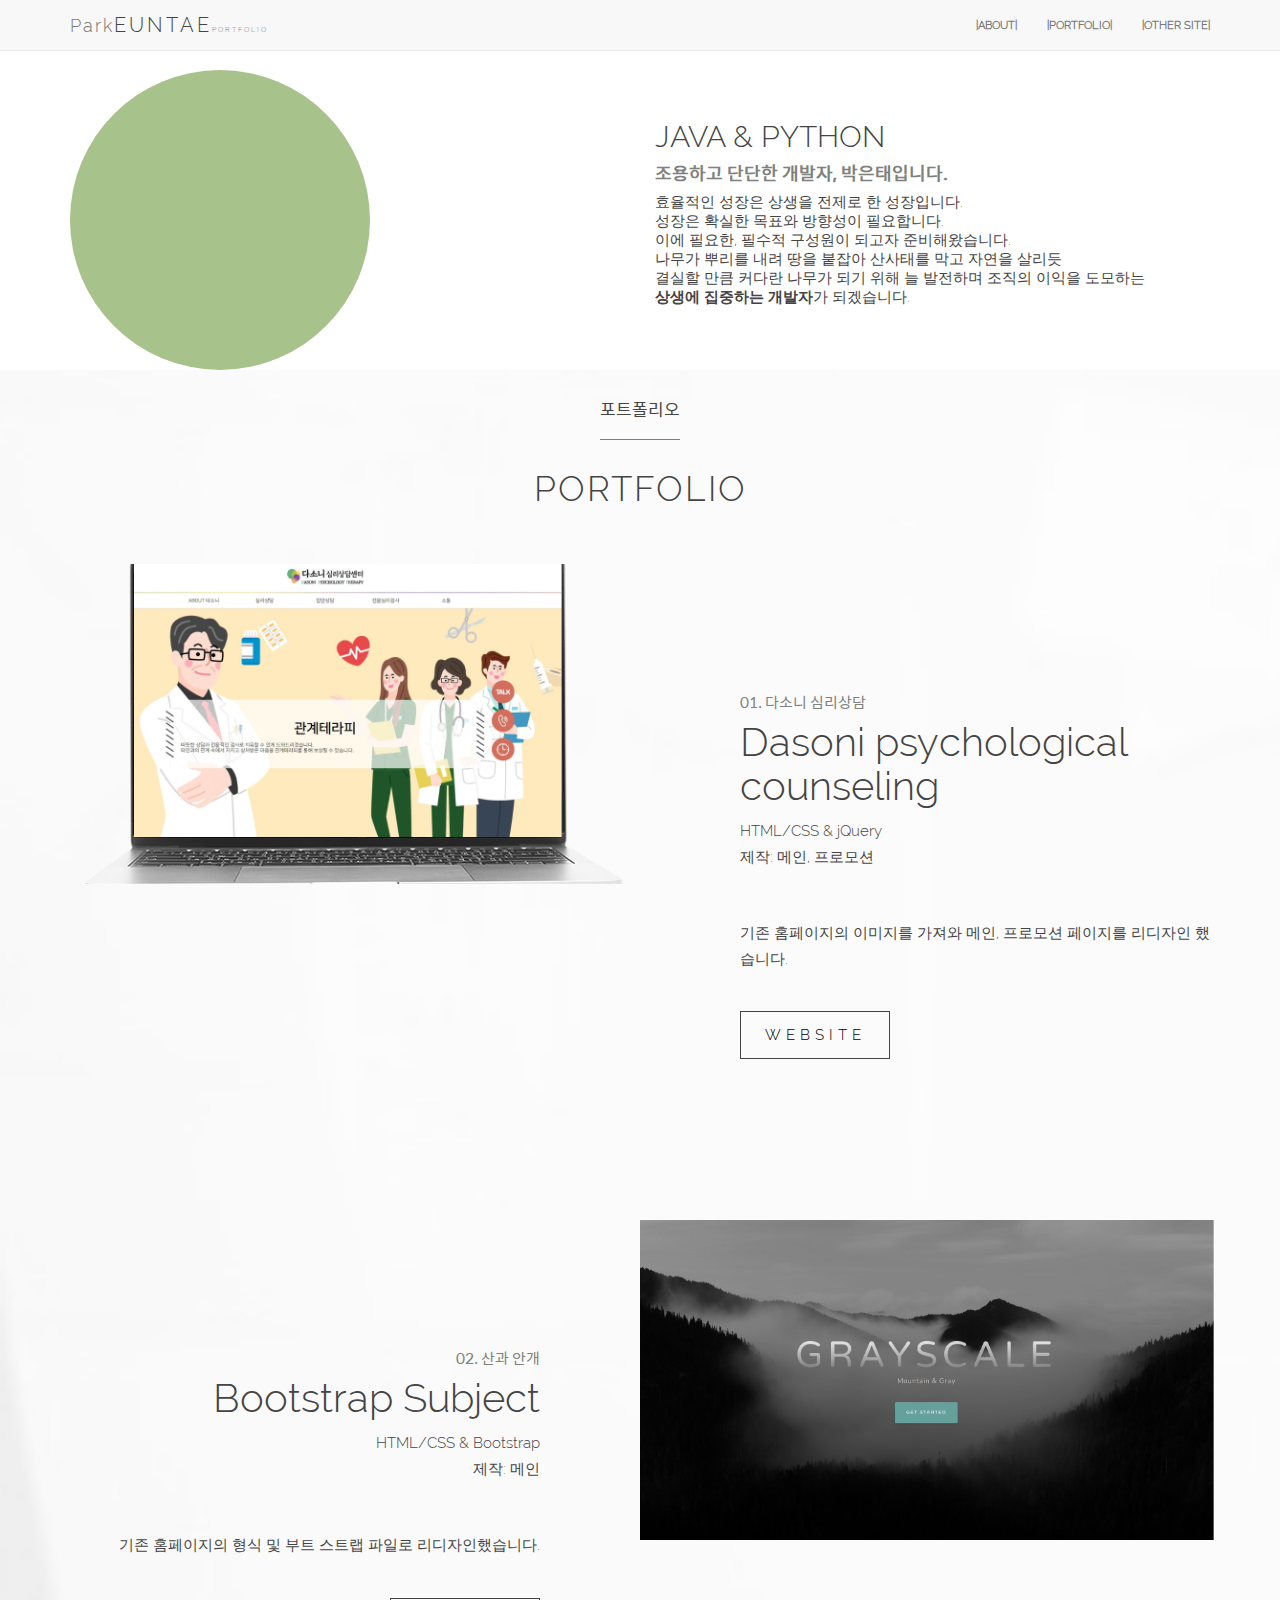
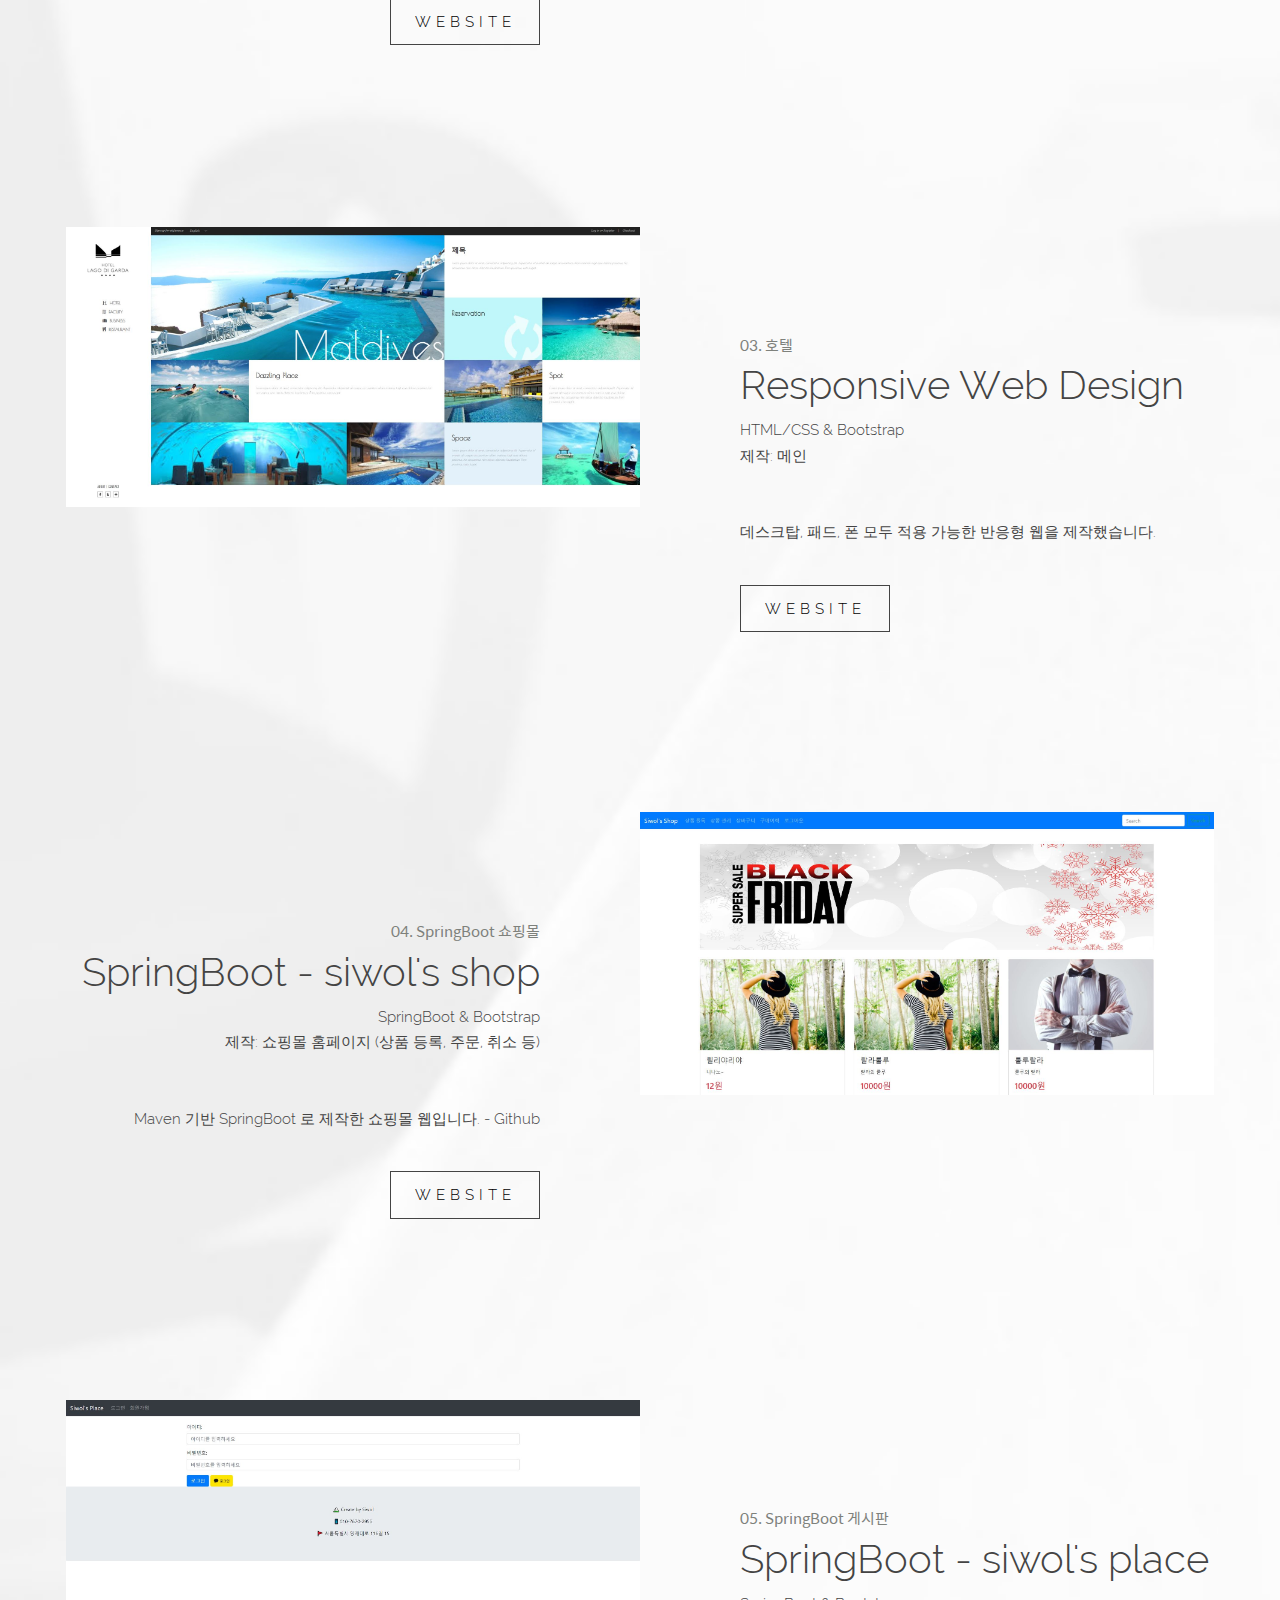
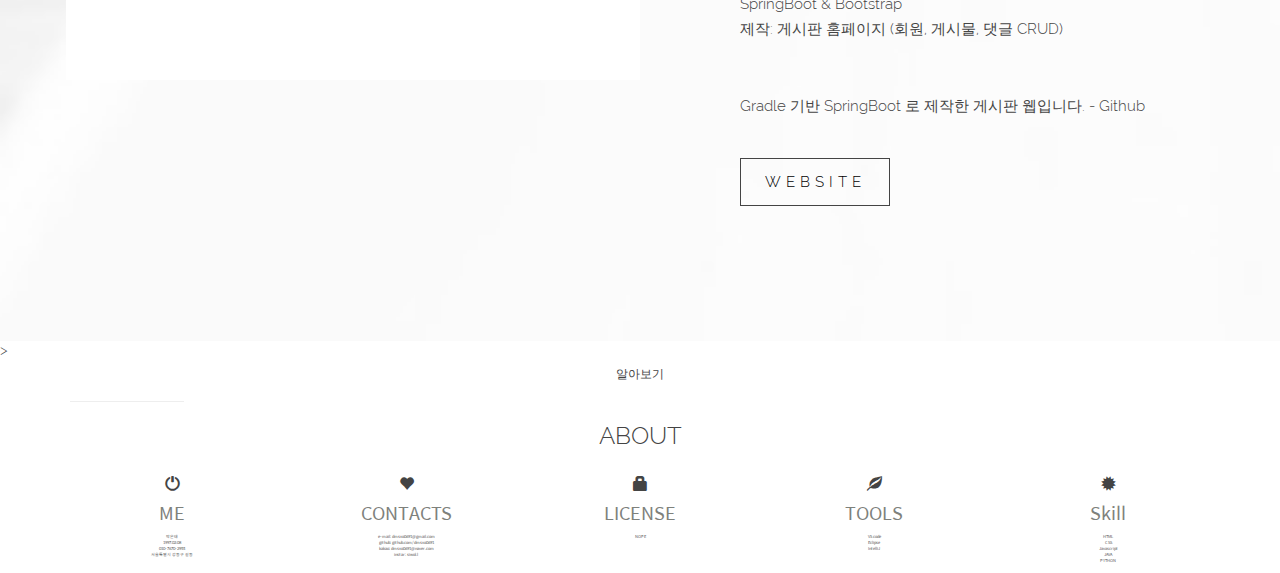
<file: index.html>
<!DOCTYPE html>
<html lang="en">
  <head>
    <meta charset="UTF-8" />
    <meta http-equiv="X-UA-Compatible" content="IE=edge" />
    <meta name="viewport" content="width=device-width, initial-scale=1.0" />
    <link
      rel="stylesheet"
      href="https://maxcdn.bootstrapcdn.com/bootstrap/3.4.1/css/bootstrap.min.css"
    />
    <link
      href="https://fonts.googleapis.com/css?family=Montserrat"
      rel="stylesheet"
      type="text/css"
    />
    <link
      href="https://fonts.googleapis.com/css?family=Lato"
      rel="stylesheet"
      type="text/css"
    />
    <link rel="stylesheet" href="css/style.css" />
    <script src="https://ajax.googleapis.com/ajax/libs/jquery/3.5.1/jquery.min.js"></script>
    <script src="https://maxcdn.bootstrapcdn.com/bootstrap/3.4.1/js/bootstrap.min.js"></script>

    <title>Document</title>
  </head>

  <nav class="navbar navbar-default navbar-fixed-top">
    <div class="container">
      <div class="navbar-header">
        <button
          type="button"
          class="navbar-toggle"
          data-toggle="collapse"
          data-target="#myNavbar"
        >
          <span class="icon-bar"></span>
          <span class="icon-bar"></span>
          <span class="icon-bar"></span>
        </button>
        <a class="navbar-brand" href="#"
          >Park<span>EUNTAE</span><span>PORTFOLIO</span></a
        >
      </div>
      <div class="collapse navbar-collapse" id="myNavbar">
        <ul class="nav navbar-nav navbar-right text-center">
          <li>
            <a href="#"><strong>|ABOUT|</strong></a>
          </li>
          <li>
            <a href="#"><strong>|PORTFOLIO|</strong></a>
          </li>
          <li>
            <a href="#"><strong>|OTHER SITE|</strong></a>
          </li>
        </ul>
      </div>
    </div>
  </nav>
  <div class="header_fake"></div>
  <div class="container bg-gray">
    <div class="row">
      <div class="col-sm-6 img">
        <div id="circle"></div>
      </div>
      <div class="col-sm-6" style="margin-top: 30px">
        <div>
          <h2>JAVA & PYTHON</h2>
          <h4><strong>조용하고 단단한 개발자, 박은태입니다.</strong></h4>
          <p>
            효율적인 성장은 상생을 전제로 한 성장입니다.<br />
            성장은 확실한 목표와 방향성이 필요합니다. <br />
            이에 필요한, 필수적 구성원이 되고자 준비해왔습니다.<br />
            나무가 뿌리를 내려 땅을 붙잡아 산사태를 막고 자연을 살리듯<br />
            결실할 만큼 커다란 나무가 되기 위해 늘 발전하며 조직의 이익을
            도모하는
            <br /><strong>상생에 집중하는 개발자</strong>가 되겠습니다.
          </p>
        </div>
      </div>
    </div>
  </div>

  <body>
    <div class="container-fluid section" id="portfolio">
      <h2>포트폴리오</h2>
      <h3>PORTFOLIO</h3>
      <div class="container portfolio_main">
        <div class="row port port1">
          <div class="col-md-6" id="img1"></div>
          <div class="col-md-6 text">
            <h4>01. 다소니 심리상담</h4>
            <h5>Dasoni psychological counseling</h5>
            <p>
              HTML/CSS & jQuery<br />
              제작: 메인, 프로모션 <br /><br /><br />
              기존 홈페이지의 이미지를 가져와 메인, 프로모션 페이지를 리디자인
              했습니다.
            </p>
            <p class="site_btn">
              <a href="port1/index.html" target="_blank">WEBSITE</a>
            </p>
          </div>
        </div>
      </div>
      <div class="container portfolio_main">
        <div class="row port port2">
          <div class="col-md-6 text">
            <h4>02. 산과 안개</h4>
            <h5>Bootstrap Subject</h5>
            <p>
              HTML/CSS & Bootstrap<br />
              제작: 메인 <br /><br /><br />
              기존 홈페이지의 형식 및 부트 스트랩 파일로 리디자인했습니다.
            </p>
            <p class="site_btn">
              <a href="port2/index.html" target="_blank">WEBSITE</a>
            </p>
          </div>
          <div class="col-md-6" id="img2"></div>
        </div>
      </div>
      <div class="container portfolio_main">
        <div class="row port port1">
          <div class="col-md-6" id="img3"></div>
          <div class="col-md-6 text">
            <h4>03. 호텔</h4>
            <h5>Responsive Web Design</h5>
            <p>
              HTML/CSS & Bootstrap<br />
              제작: 메인 <br /><br /><br />
              데스크탑, 패드, 폰 모두 적용 가능한 반응형 웹을 제작했습니다.
            </p>
            <p class="site_btn">
              <a href="port3/index.html" target="_blank">WEBSITE</a>
            </p>
          </div>
        </div>
      </div>
      <div class="container portfolio_main">
        <div class="row port port2">
          <div class="col-md-6 text">
            <h4>04. SpringBoot 쇼핑몰</h4>
            <h5>SpringBoot - siwol's shop</h5>
            <p>
              SpringBoot & Bootstrap<br />
              제작: 쇼핑몰 홈페이지 (상품 등록, 주문, 취소 등)
              <br /><br /><br />
              Maven 기반 SpringBoot 로 제작한 쇼핑몰 웹입니다. - Github
            </p>
            <p class="site_btn">
              <a
                href="https://github.com/dmsxo0691/SpringShop.git"
                target="_blank"
                >WEBSITE</a
              >
            </p>
          </div>
          <div class="col-md-6" id="img4"></div>
        </div>
      </div>
      <div class="container portfolio_main">
        <div class="row port port1">
          <div class="col-md-6" id="img5"></div>
          <div class="col-md-6 text">
            <h4>05. SpringBoot 게시판</h4>
            <h5>SpringBoot - siwol's place</h5>
            <p>
              SpringBoot & Bootstrap<br />
              제작: 게시판 홈페이지 (회원, 게시물, 댓글 CRUD) <br /><br /><br />
              Gradle 기반 SpringBoot 로 제작한 게시판 웹입니다. - Github
            </p>
            <p class="site_btn">
              <a
                href="https://github.com/dmsxo0691/Springblog.git"
                target="_blank"
                >WEBSITE</a
              >
            </p>
          </div>
        </div>
      </div>
    </div>

    >
  </body>

  <footer>
    <div id="services" class="container text-center">
      <h5>알아보기</h5>
      <hr style="width: 10%" />
      <p>ABOUT</p>
      <br />
      <div class="row slideanim sort">
        <div class="col-sm-2">
          <span class="glyphicon glyphicon-off logo-small"></span>
          <h4>ME</h4>
          <p>
            박은태 <br />
            1997.02.08 <br />
            010-7670-2955 <br />
            서울특별시 강동구 길동
          </p>
        </div>
        <div class="col-sm-2">
          <span class="glyphicon glyphicon-heart logo-small"></span>
          <h4>CONTACTS</h4>
          <p>
            e-mail: dmsxo0691@gmail.com<br />github: github.com/dmsxo0691<br />
            kakao: dmsxo0691@naver.com<br />instar: siwol.l
          </p>
        </div>
        <div class="col-sm-2">
          <span class="glyphicon glyphicon-lock logo-small"></span>
          <h4>LICENSE</h4>
          <p>NOPE</p>
        </div>
        <div class="col-sm-2">
          <span class="glyphicon glyphicon-leaf logo-small"></span>
          <h4>TOOLS</h4>
          <p>VS code<br />Eclipse<br />IntelliJ</p>
        </div>
        <div class="col-sm-2">
          <span class="glyphicon glyphicon-certificate logo-small"></span>
          <h4>Skill</h4>
          <p>HTML<br />CSS<br />Javascript<br />JAVA<br />PYTHON</p>
        </div>
      </div>
    </div>
  </footer>
</html>
</file>
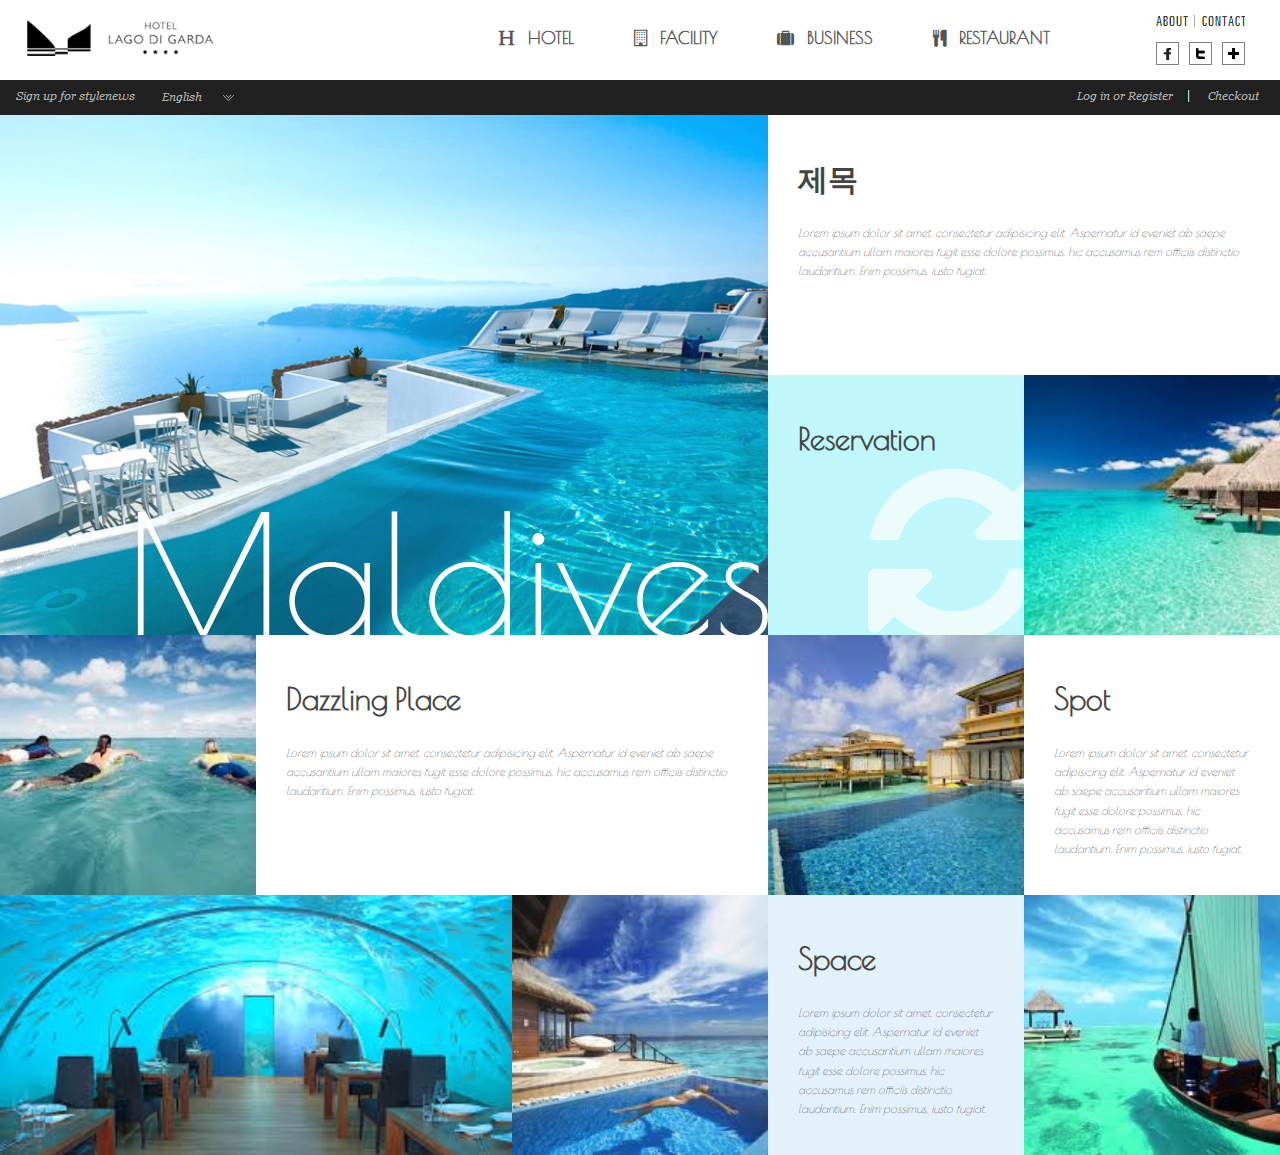
<file: port3/index.html>
<!DOCTYPE html>
<html lang="en">
<head>
  <meta charset="UTF-8">
  <meta http-equiv="X-UA-Compatible" content="IE=edge">
  <meta name="viewport" content="width=device-width, initial-scale=1.0">
  <link href="http://maxcdn.bootstrapcdn.com/font-awesome/4.7.0/css/font-awesome.min.css" rel="stylesheet">
  <title>반응형</title>
  <link rel="stylesheet" href='css/style.css'/>
  <link rel="stylesheet" href='css/media.css'/>
  <script src='js/prefixfree.min.js'></script>
</head>
<body>
  <!-- header+nav+section>(article*12)  -->
  <header>
    <!-- 로고와 내비게이션, SNS 버튼이 들어가는 영역 -->
    <h1>LOGO</h1>
    <!-- ul#gnb>(li>a>i.fa.fa-)*4 -->
    <ul id="gnb">
      <li><a href=""><i class="fa fa-header"></i>HOTEL</a></li>
      <li><a href=""><i class="fa fa-building-o"></i>FACILITY</a></li>
      <li><a href=""><i class="fa fa-suitcase"></i>BUSINESS</a></li>
      <li><a href=""><i class="fa fa-cutlery"></i>RESTAURANT</a></li>
    </ul>  
    <!-- sns아이콘 모음 -->
    <!-- div.snsSet>(a>img[src=images/sns$.png])*5 -->
    <div class="snsSet">
      <a href=""><img src="images/sns1.png" alt="about"></a>
      <a href=""><img src="images/sns2.png" alt="contact"></a>
      <a href=""><img src="images/sns3.png" alt="facebook"></a>
      <a href=""><img src="images/sns4.png" alt="twitter"></a>
      <a href=""><img src="images/sns5.png" alt="etc"></a>
    </div>
  </header>
  <nav>
    <!-- (a[href=#]>img[src=images/util$.png])*4 -->
    <a href="#"><img src="images/util1.png" alt=""></a>
    <a href="#"><img src="images/util2.png" alt=""></a>
    <a href="#"><img src="images/util3.png" alt=""></a>
    <a href="#"><img src="images/util4.png" alt=""></a>
  </nav>
  <section>
    <!-- 01번 - 이미지박스 -->
    <article>
      <div class='bg bg1'>
        <span>Maldives</span>
      </div>
    </article>
   <!-- 02번 - 텍스트 박스 -->
    <article>
      <div class='txt'>
        <i class='fa fa-arrow-right'></i>
        <p>
          <strong>제목</strong>
          <em>
            Lorem ipsum dolor sit amet, consectetur adipisicing elit. Aspernatur id eveniet ab saepe accusantium ullam maiores fugit esse dolore possimus, hic accusamus rem officiis distinctio laudantium. Enim possimus, iusto fugiat.
          </em>
        </p>
      </div>
    </article>
    <!-- 03번 - 텍스트 박스 -->
    <article>
      <div class='txt'>
        <i class="fa fa-spin fa-refresh"></i>
        <p><strong>Reservation</strong></p>
      </div>
    </article>

    <!-- 04번 - 이미지박스 -->
    <article>
      <div class='bg bg2'>
        <span>Suite</span>
      </div>
    </article>
    
     <!-- 05번 - 이미지박스 -->
     <article>
      <div class='bg bg3'>
        <span>Surf</span>
      </div>
    </article>
     <!-- 06번 - 텍스트 박스 -->
     <article>
      <div class='txt'>
        <i class='fa fa-arrow-right'></i>
        <p>
          <strong>Dazzling Place</strong>
          <em>
            Lorem ipsum dolor sit amet, consectetur adipisicing elit. Aspernatur id eveniet ab saepe accusantium ullam maiores fugit esse dolore possimus, hic accusamus rem officiis distinctio laudantium. Enim possimus, iusto fugiat.
          </em>
        </p>
      </div>
    </article>
   
   
     <!-- 07번 - 이미지박스 -->
     <article>
      <div class='bg bg4'>
        <span>Sauna</span>
      </div>
    </article>
   <!-- 08번 - 텍스트 박스 -->
    <article>
      <div class="txt">
				<i class="fa fa-arrow-right"></i>
				<p>
					<strong>Spot</strong>
					<em>
					Lorem ipsum dolor sit amet, consectetur adipisicing elit. Aspernatur id eveniet ab saepe accusantium ullam maiores fugit esse dolore possimus, hic accusamus rem officiis distinctio laudantium. Enim possimus, iusto fugiat.
					</em>
				</p>
			</div>
    </article>
    <!-- 09번 - 이미지박스 -->
    <article>
      <div class='bg bg5'>
        <span>Dinner</span>
      </div>
    </article>
     <!-- 10번 - 이미지박스 -->
    <article>
      <div class='bg bg6'>
        <span>Spa</span>
      </div>
    </article>
   <!-- 11번 - 텍스트 박스 -->
    <article>
      <div class="txt">
        <i class="fa fa-arrow-right"></i>
        <p>
          <strong>Space</strong>
          <em>
          Lorem ipsum dolor sit amet, consectetur adipisicing elit. Aspernatur id eveniet ab saepe accusantium ullam maiores fugit esse dolore possimus, hic accusamus rem officiis distinctio laudantium. Enim possimus, iusto fugiat.
          </em>
        </p>
      </div>
    </article>
    <!-- 12번 - 이미지박스 -->
    <article>
      <div class='bg bg7'>
        <span>Tour</span>
      </div>
    </article>
  </section>
</body>
</html>
</file>
<file: css/style.css>
/* 영문 기본폰트 */
body {
  font: normal 15px "RalewayL";
  color: #444;
}
@font-face {
  font-family: "RalewayL";
  src: url(../font/Raleway-Light.ttf);
}
@font-face {
  font-family: "RalewayT";
  src: url(../font/Raleway-Thin.ttf);
}
@font-face {
  font-family: "SpoqaB";
  src: url(../font/SpoqaHanSansBold.ttf);
}
@font-face {
  font-family: "SpoqaL";
  src: url(../font/SpoqaHanSansLight.ttf), url(../font/NanumSquare_acR.ttf),
    url(../font/SpoqaHanSansLight.woff);
}
@font-face {
  font-family: "SpoqaR";
  src: url(../font/SpoqaHanSansRegular.ttf), url(../font/SanumSquare_acR.ttf),
    url(../font/SpoqaHanSansRegular.woff);
}

* {
  margin: 0;
  padding: 0;
}

.header_fake {
  position: relative;
  height: 70px;
}
#myNavbar ul li a {
  font-size: 11px;
}
#circle {
  width: 300px;
  height: 300px;
  background-color: rgb(168, 194, 139);
  border-radius: 50%;
}
#services h5 {
  font-size: 12px;
}
#services > p {
  font-size: 24px;
}
.navbar-brand {
  color: rgb(129, 196, 109);
  letter-spacing: 2px;
}
.navbar-brand :nth-child(1) {
  color: #444;
  font-size: 20px;
  letter-spacing: 3px;
}
.navbar-brand :nth-child(2) {
  font-size: 7px;
}
.row h4 {
  color: rgb(126, 129, 124);
  font-family: "SpoqaR";
}
.sort {
  display: flex;
  justify-content: space-between;
}
.col-sm-2 {
  width: 100%;
}
.col-sm-2 p {
  color: #555;
  font-size: 4px;
  font-family: "SpoqaR";
}

#portfolio {
  background: url(../images/2323334.jpg);
  background-size: cover;
  padding-top: 30px;
  width: 100%;
}
#portfolio h2 {
  width: 80px;
  margin: 0 auto;
  font-size: 17px;
  border-bottom: 1px solid gray;
  padding-bottom: 20px;
  font-family: "SpoqaR";
}
#portfolio h3 {
  text-align: center;
  font-size: 35px;
  margin-top: 30px;
  margin-bottom: 30px;
  letter-spacing: 2px;
  font-weight: 100;
}
#portfolio .portfolio_main {
  /* height: 50vw; */
  padding: 2vw;
}

#img1 {
  background: url(../images/portfolio2.png) no-repeat 0% 50%;
  background-size: 100%;
  height: 25vw;
}
#img2 {
  background: url(../img/port2.JPG) no-repeat 0% 50%;
  background-size: 100%;
  height: 25vw;
}
#img3 {
  background: url(../img/port3.JPG) no-repeat 0% 50%;
  background-size: 100%;
  height: 25vw;
}
#img4 {
  background: url(../img/port4.JPG) no-repeat 0% 50%;
  background-size: 100%;
  height: 25vw;
}
#img5 {
  background: url(../img/port5.JPG) no-repeat 0% 50%;
  background-size: 100%;
  height: 25vw;
}
.portfolio_main .port1 .text {
  padding: 100px 0;
  margin-top: 20px;
  padding-left: 100px;
}
.portfolio_main .port2 .text {
  padding: 100px 0;
  margin-top: 20px;
  text-align: right;
  padding-right: 100px;
}
.portfolio_main .port1 .text h4,
.portfolio_main .port2 .text h4 {
  font-size: 15px;
  margin-bottom: 10px;
}
.portfolio_main .port1 .text h5,
.portfolio_main .port2 .text h5 {
  font-size: 40px;
  margin-bottom: 10px;
  font-weight: 100;
}
.portfolio_main .port1 .text p,
.portfolio_main .port2 .text p {
  font-size: 15px;
  line-height: 1.7;
}

.portfolio_main .port1 .text p.site_btn a,
.portfolio_main .port2 .text p.site_btn a {
  display: inline-block;
  text-align: center;
  color: #000;
  width: 150px;
  padding: 10px 20px;
  margin-top: 30px;
  letter-spacing: 5px;
  border: 1px solid #444;
  transition: all 0.5s ease;
  text-decoration: none;
}
.portfolio_main .port1 .text p.site_btn a:hover,
.portfolio_main .port2 .text p.site_btn a:hover {
  border: 1px solid #b5cc7c;
  color: #b5cc7c;
  text-decoration: none;
}

@media screen and (max-width: 992px) {
  #img1,
  #img2,
  #img3,
  #img4,
  #img5 {
    background-position: 50% 50%;
    background-size: 70%;
  }
}
</file>
<file: port3/css/media.css>
/* 1280~1599 일 때 레이아웃 : 구형 노트북, 모니터 */

@media screen and (min-width: 1280px) and (max-width: 1599px) {
  header {
    position: relative;
    width: 100%;
    height: 80px;
  }

  nav,
  section {
    width: 100%;
    margin-left: 0; /*margin-left 15% -> 0*/
  }

  header h1 {
    background-image: url(../images/logo2.png);
    width: 200px;
    height: 40px;
    top: 20px;
    left: 20px;
    margin-left: 0;
  }

  #gnb {
    top: 20px;
    right: 200px;
  }

  #gnb li {
    float: left;
  }

  .snsSet {
    bottom: 20px;
    right: 80px;
  }
}

/*1280 - 1599 일때 레이아웃 구형 노트북 또는 구형모니터*/

@media screen and (min-width: 1024px) and (max-width: 1279px) {
  header {
    position: relative;
    width: 100%;
    height: 80px;
  }
  /* header를 상단으로 이동 */

  nav,
  section {
    width: 100%;
    margin-left: 0;
  }
  /*pc margin-left:15% -> 0으로  */

  header h1 {
    background-image: url(../images/logo2.png);
    width: 200px;
    height: 40px;
    top: 20px;
    left: 20px;
    margin-left: 0;
  }
  /* 로고이미지를 logo1 에서 logo2로 변경 위치도 왼쪽으로 이동 */

  #gnb {
    top: 20px;
    right: 30px;
  }
  #gnb li {
    float: left;
  }
  .snsSet {
    display: none;
  }

  /*메뉴(gnb)를 오른쪽 끝으로 이동 .snsSet 비가시화*/

  article:nth-child(1) {
    width: 75%;
  }
  article:nth-child(2) {
    width: 25%;
  }
  article:nth-child(3) {
    width: 25%;
  }
  article:nth-child(4) {
    width: 25%;
  }
  article:nth-child(5) {
    width: 25%;
  }
  article:nth-child(6) {
    width: 50%;
  }
  article:nth-child(7) {
    width: 50%;
  }
  article:nth-child(8) {
    width: 25%;
  }
  article:nth-child(9) {
    width: 25%;
  }
  article:nth-child(10) {
    width: 50%;
  }
  article:nth-child(11) {
    width: 25%;
  }
  article:nth-child(12) {
    width: 25%;
  }
  /* article 재배치 */
}

@media screen and (min-width: 780px) and (max-width: 1023px) {
  header {
    position: relative;
    width: 100%;
    height: 80px;
  }
  /* header를 상단으로 이동 */

  nav,
  section {
    width: 100%;
    margin-left: 0;
  }
  /*pc margin-left:15% -> 0으로  */

  header h1 {
    background-image: url(../images/logo2.png);
    width: 200px;
    height: 40px;
    top: 20px;
    left: 20px;
    margin-left: 0;
  }
  /* 로고이미지를 logo1 에서 logo2로 변경 위치도 왼쪽으로 이동 */

  #gnb {
    top: 20px;
    right: 10px;
  }
  #gnb li {
    float: left;
  }
  #gnb a {
    padding: 10px;
  }
  .snsSet {
    display: none;
  }

  /*메뉴(gnb)를 오른쪽 끝으로 이동 .snsSet 비가시화*/

  article:nth-child(1) {
    width: 100%;
    height: 400px;
  }
  article:nth-child(2) {
    width: 66.6666%;
  }
  article:nth-child(3) {
    width: 33.3333%;
  }
  article:nth-child(4) {
    width: 25%;
    display: none;
  }
  article:nth-child(5) {
    width: 33.3333%;
  }
  article:nth-child(6) {
    width: 66.6666%;
  }
  article:nth-child(7) {
    width: 50%;
    display: none;
  }
  article:nth-child(8) {
    width: 33.3333%;
  }
  article:nth-child(9) {
    width: 33.3333%;
  }
  article:nth-child(10) {
    width: 50%;
    display: none;
  }
  article:nth-child(11) {
    width: 33.3333%;
  }
  article:nth-child(12) {
    width: 25%;
    display: none;
  }
  /* article 재배치 */
}

@media screen and (min-width: 690px) and (max-width: 779px) {
  header {
    position: relative;
    width: 100%;
    height: 80px;
  }
  /* header를 상단으로 이동 */

  nav,
  section {
    width: 100%;
    margin-left: 0;
  }
  /*pc margin-left:15% -> 0으로  */

  header h1 {
    background-image: url(../images/logo2.png);
    width: 200px;
    height: 40px;
    top: 20px;
    left: 20px;
    margin-left: 0;
  }
  /* 로고이미지를 logo1 에서 logo2로 변경 위치도 왼쪽으로 이동 */

  #gnb {
    top: 20px;
    right: 10px;
  }
  #gnb li {
    float: left;
  }
  #gnb a {
    padding: 10px;
  }
  .snsSet {
    display: none;
  }

  /*메뉴(gnb)를 오른쪽 끝으로 이동 .snsSet 비가시화*/

  article:nth-child(1) {
    width: 100%;
    height: 400px;
  }
  article:nth-child(2) {
    width: 100%;
  }
  article:nth-child(3) {
    width: 33.3333%;
    display: none;
  }
  article:nth-child(4) {
    width: 33.3333%;
    display: none;
  }
  article:nth-child(5) {
    width: 50%;
  }
  article:nth-child(6) {
    width: 50%;
  }
  article:nth-child(7) {
    width: 50%;
    display: none;
  }
  article:nth-child(8) {
    width: 50%;
  }
  article:nth-child(9) {
    width: 50%;
  }
  article:nth-child(10) {
    width: 50%;
    display: none;
  }
  article:nth-child(11) {
    width: 50%;
  }
  article:nth-child(12) {
    width: 50%;
  }
  /* article 재배치 */
}

@media screen and (min-width: 480px) and (max-width: 689px) {
  header {
    position: relative;
    width: 100%;
    height: 130px;
  }
  /* header를 상단으로 이동 */

  nav {
    display: none;
  }
  section {
    width: 100%;
    margin-left: 0;
  }
  /*pc margin-left:15% -> 0으로  */

  header h1 {
    position: relative;
    background-image: url(../images/logo2.png);
    width: 200px;
    height: 40px;
    top: 20px;
    left: 0px;
    margin: 0 auto;
  }
  /* 로고이미지를 logo1 에서 logo2로 변경 위치도 왼쪽으로 이동 */

  #gnb {
    top: 80px;
    right: 0px;
    width: 100%;
    height: 40px;
  }
  #gnb li {
    float: left;
    width: 25%;
  }
  #gnb a {
    padding: 10px;
  }
  .snsSet {
    display: none;
  }

  /*메뉴(gnb)를 오른쪽 끝으로 이동 .snsSet 비가시화*/

  article:nth-child(1) {
    width: 100%;
    height: 400px;
  }
  article:nth-child(2) {
    width: 100%;
  }
  article:nth-child(3) {
    width: 33.3333%;
    display: none;
  }
  article:nth-child(4) {
    width: 33.3333%;
    display: none;
  }
  article:nth-child(5) {
    width: 50%;
  }
  article:nth-child(6) {
    width: 50%;
  }
  article:nth-child(7) {
    width: 50%;
    display: none;
  }
  article:nth-child(8) {
    width: 50%;
  }
  article:nth-child(9) {
    width: 50%;
  }
  article:nth-child(10) {
    width: 50%;
    display: none;
  }
  article:nth-child(11) {
    width: 50%;
  }
  article:nth-child(12) {
    width: 50%;
  }
  /* article 재배치 */
}

@media screen and (min-width: 480px) and (max-width: 689px) {
  header {
    position: relative;
    width: 100%;
    height: 130px;
  }
  /* header를 상단으로 이동 */

  nav {
    display: none;
  }
  section {
    width: 100%;
    margin-left: 0;
  }
  /*pc margin-left:15% -> 0으로  */

  header h1 {
    position: relative;
    background-image: url(../images/logo2.png);
    width: 200px;
    height: 40px;
    top: 20px;
    left: 0px;
    margin: 0 auto;
  }
  /* 로고이미지를 logo1 에서 logo2로 변경 위치도 왼쪽으로 이동 */

  #gnb {
    top: 80px;
    right: 0px;
    width: 100%;
    height: 40px;
  }
  #gnb li {
    float: left;
    width: 25%;
  }
  #gnb a {
    padding: 10px;
  }
  .snsSet {
    display: none;
  }

  /*메뉴(gnb)를 오른쪽 끝으로 이동 .snsSet 비가시화*/

  article {
    height: 150px;
  }
  article .bg1 span {
    font-size: 140px;
    bottom: -40px;
    right: 0;
  }
  article:nth-child(1) {
    width: 100%;
    height: 300px;
  }
  article:nth-child(2) {
    width: 100%;
  }
  article:nth-child(3) {
    width: 33.3333%;
    display: none;
  }
  article:nth-child(4) {
    width: 33.3333%;
    display: none;
  }
  article:nth-child(5) {
    width: 50%;
  }
  article:nth-child(6) {
    width: 50%;
  }
  article:nth-child(7) {
    width: 50%;
    display: none;
  }
  article:nth-child(8) {
    width: 50%;
  }
  article:nth-child(9) {
    width: 50%;
  }
  article:nth-child(10) {
    width: 50%;
    display: none;
  }
  article:nth-child(11) {
    width: 50%;
  }
  article:nth-child(12) {
    width: 50%;
  }
  /* article 재배치 */
}

@media screen and (max-width: 470px) {
  header {
    position: fixed;
    width: 100%;
    height: 40px;
    background-color: transparent;
    z-index: 10;
  }
  nav {
    display: none;
  }
  section {
    width: 100%;
    margin-left: 0;
    z-index: 5;
  }
  article {
    display: none;
  }
  article:nth-child(1) {
    display: block;
    position: fixed;
    width: 100%;
    height: 100%;
  }

  header h1 {
    width: 140px;
    top: 20px;
    margin-left: -70px;
  }

  #gnb {
    top: 140px;
    right: 50%;
    width: 250px;
    margin-right: -125px;
  }

  #gnb a {
    width: 100%;
    box-sizing: border-box;
    background: #000;
    opacity: 0.5;
    color: #fff;
    margin: 8px 0;
    border-radius: 10px;
  }

  .snsSet {
    display: none;
  }
  #gnb a:hover {
    opacity: 1;
    transform: scale(1.1);
  }
  article:nth-child(1) span {
    display: none;
  }
}
</file>
<file: port3/css/style.css>
@import url("https://fonts.googleapis.com/css2?family=Poiret+One&display=swap");

/* reset */
* {
  margin: 0;
  padding: 0;
}
ol,
ul {
  list-style: none;
}
a {
  outline: 0;
  text-decoration: none;
  color: #555;
}
img {
  border: 0;
}
body {
  font: 12px/1.6 "Poiret One";
  color: #555;
}

/* 각 영역별 기본 레이아웃 */
header {
  position: fixed;
  width: 15%;
  height: 100%;
  top: 0;
  left: 0;
  background-color: #fff;
}

nav {
  position: relative;
  width: 85%;
  height: 35px;
  background-color: #212121;
  margin-left: 15%;
}

section {
  position: relative;
  width: 85%;
  margin-left: 15%;
}

article {
  height: 260px;
  float: left;
}

/* 각 박스(article) 크기 지정 */
article:nth-child(1) {
  width: 60%;
  background-color: #ddd;
  height: 520px;
} /*높이 2배*/

article:nth-child(2) {
  width: 40%;
  background-color: #ccc;
}
article:nth-child(3) {
  width: 20%;
  background-color: #bbb;
}
article:nth-child(4) {
  width: 20%;
  background-color: #aaa;
}
article:nth-child(5) {
  width: 20%;
  background-color: #999;
}
article:nth-child(6) {
  width: 40%;
  background-color: #888;
}
article:nth-child(7) {
  width: 20%;
  background-color: #777;
}
article:nth-child(8) {
  width: 20%;
  background-color: #666;
}
article:nth-child(9) {
  width: 40%;
  background-color: #555;
}
article:nth-child(10) {
  width: 20%;
  background-color: #444;
}
article:nth-child(11) {
  width: 20%;
  background-color: #333;
}
article:nth-child(12) {
  width: 20%;
  background-color: #222;
}

/*레이아웃 변경될 때 보여주는 효과*/
header,
nav,
section {
  transition: all 0.6s;
}

article {
  animation: scale1 1s;
}
@keyframes scale1 {
  0% {
    transform: scale(0);
  }
  100% {
    transform: scale(1);
  }
}

/* header 영역 스타일 */
/* 로고 스타일 */
header h1 {
  background: url(../images/logo1.png) no-repeat 0 0;
  width: 180px;
  height: 136px;
  background-size: contain;
  position: absolute;
  top: 70px;
  left: 50%;
  margin-left: -90px;
  text-indent: -9999px;
}

/* 네비게이션 메뉴 스타일 */

#gnb {
  position: absolute;
  top: 300px;
  right: 57px;
}

#gnb a {
  display: block;
  padding: 3px 30px;
  font-size: 17px;
  font-weight: bold;
  text-align: left;
  line-height: 1.8;
  transition: all 0.6s;
}

#gnb a:hover {
  color: skyblue;
}

#gnb a i {
  margin-right: 13px;
}

.snsSet {
  width: 90px;
  height: 47px;
  position: absolute;
  bottom: 50px;
  right: 50%;
  margin-right: -45px;
}
.snsSet a {
  float: left;
}

nav a {
  position: absolute;
  top: 5px;
}

nav a:nth-child(1) {
  left: 10px;
}
nav a:nth-child(2) {
  left: 150px;
}
nav a:nth-child(3) {
  right: 90px;
}
nav a:nth-child(4) {
  right: 10px;
}

/* article(컨텐츠박스) 영역 스타일 */
article > div {
  position: relative;
  width: 100%;
  height: 100%;
  overflow: hidden;
  cursor: pointer;
  /* a태그 없어도 호버시 손모양 */
}

article .bg1 {
  background-image: url(../images/pic1.jpg);
}
article .bg2 {
  background-image: url(../images/pic2.jpg);
}
article .bg3 {
  background-image: url(../images/pic3.jpg);
}
article .bg4 {
  background-image: url(../images/pic4.jpg);
}
article .bg5 {
  background-image: url(../images/pic5.jpg);
}
article .bg6 {
  background-image: url(../images/pic6.jpg);
}
article .bg7 {
  background-image: url(../images/pic7.jpg);
}

article .bg {
  background-size: cover;
  background-position: center;
}

article .bg span {
  font-size: 60px;
  color: #fff;
  position: absolute;
  bottom: 0;
  right: 20px;
}

article .bg1 span {
  font-size: 170px;
  bottom: -76px;
  right: -6px;
  opacity: 1;
}

article .bg span {
  transition: all 0.6s;
  transform: scale(1.5);
  opacity: 0;
}

article:hover .bg span {
  transform: scale(1);
  opacity: 1;
}

article .bg1 span {
  transition: all 0.8s;
  opacity: 1;
  transform: scale(1) rotateY(0);
}

article:hover .bg1 span {
  transform: scale(1) rotateY(360deg);
  color: #222;
}

article .txt {
  color: #666;
  background-color: #fff;
  box-sizing: border-box;
  padding: 40px 30px;
}
article:nth-child(3) .txt {
  background-color: #bff7fa;
}
article:nth-child(11) .txt {
  background-color: #e3f1fb;
}

article .txt i {
  font-size: 300px;
  color: #b3effc;
  position: absolute;
  bottom: -70px;
  right: -200px;
  opacity: 0;
}

article:nth-child(3) .txt i {
  font-size: 200px;
  color: #fff;
  opacity: 0.7;
  position: absolute;
  bottom: -20px;
  right: -15px;
}

article .txt strong {
  font-size: 30px;
  line-height: 1.6;
  color: #444;
  margin-bottom: 20px;
  display: block;
}

article .txt,
article .txt i {
  transition: all 1s;
}

article .txt strong {
  transition: all 0.7s;
}
article:hover .txt {
  background-color: #6ce2fb;
  color: #fff;
}
article:hover .txt i {
  right: 0;
  opacity: 0.5;
}
article:hover .txt strong {
  color: #fff;
}
</file>
